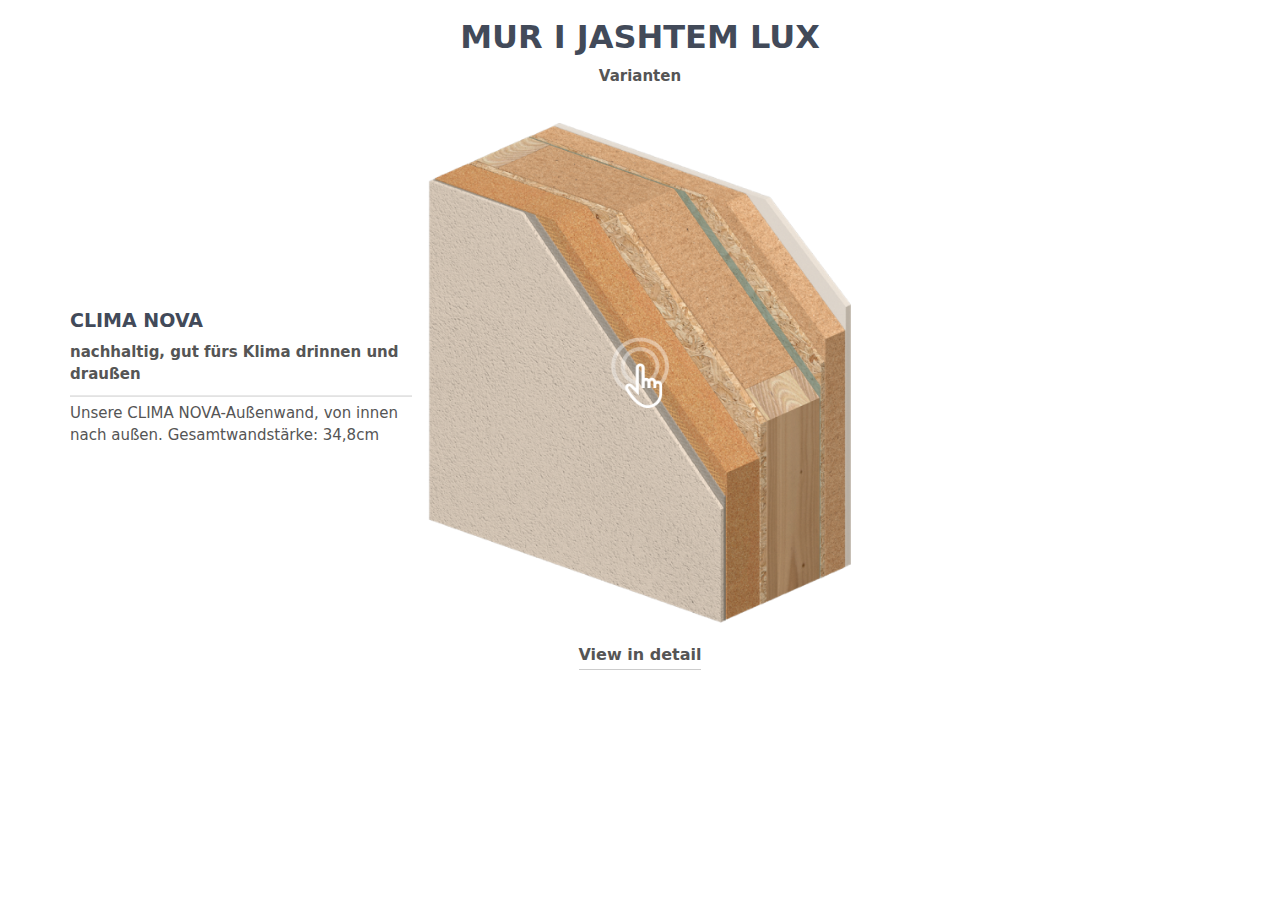
<file: index.html>
<!DOCTYPE html>
<html lang="en">
  <head>
    <meta charset="UTF-8" />
    <meta name="viewport" content="width=device-width, initial-scale=1.0" />
    <title>Document</title>
    <link
      rel="stylesheet"
      href="https://cdn.jsdelivr.net/npm/bootstrap@5.3.2/dist/css/bootstrap.min.css"
    />
    <link rel="stylesheet" href="./style.css" />
  </head>
  <body>
    <div class="container">
      <div class="tiles-info">
        <div class="title">MUR I JASHTEM LUX</div>
        <div class="subtitle">Varianten</div>
      </div>
      <div class="tiles-container">
        <div class="product-info">
          <div class="product-title">CLIMA NOVA</div>
          <div class="product-subtitle">
            nachhaltig, gut fürs Klima drinnen und draußen
          </div>
          <div class="divider"></div>
          <div class="product-desc">
            Unsere CLIMA NOVA-Außenwand, von innen nach außen. Gesamtwandstärke:
            34,8cm
          </div>
        </div>
        <div class="tiles">
          <div class="tile tile00"><img src="./img/click.png" alt="" /></div>
          <div class="tile tile01"><img src="./img/layer1.png" alt="" /></div>
          <div class="tile tile02"><img src="./img/layer2.png" alt="" /></div>
          <div class="tile tile03"><img src="./img/layer3.png" alt="" /></div>
          <div class="tile tile04"><img src="./img/layer4.png" alt="" /></div>
          <div class="tile tile05"><img src="./img/layer5.png" alt="" /></div>
          <div class="tile tile06"><img src="./img/layer6.png" alt="" /></div>
          <div class="tile tile07"><img src="./img/layer7.png" alt="" /></div>
          <div class="tile tile08"><img src="./img/layer8.png" alt="" /></div>
        </div>
        <div class="markers">
          <div
            class="marker marker01"
            data-bs-toggle="tooltip"
            data-bs-placement="top"
            data-bs-html="true"
            data-bs-title="
            <div class='marker-tooltip'>
              <div class='marker-tooltip-title'>CLIMA NOVA</div>
              <div class='marker-tooltip-subtitle'>nachhaltig, gut fürs Klima drinnen und draußen</div>
            </div>
            "
          >
            1
          </div>
          <div
            class="marker marker02"
            data-bs-toggle="tooltip"
            data-bs-placement="top"
            data-bs-html="true"
            data-bs-title="
          <div class='marker-tooltip'>
            <div class='marker-tooltip-title'>CLIMA NOVA</div>
            <div class='marker-tooltip-subtitle'>nachhaltig, gut fürs Klima drinnen und draußen</div>
          </div>
          "
          >
            2
          </div>
          <div
            class="marker marker03"
            data-bs-toggle="tooltip"
            data-bs-placement="top"
            data-bs-html="true"
            data-bs-title="
          <div class='marker-tooltip'>
            <div class='marker-tooltip-title'>CLIMA NOVA</div>
            <div class='marker-tooltip-subtitle'>nachhaltig, gut fürs Klima drinnen und draußen</div>
          </div>
          "
          >
            3
          </div>
          <div
            class="marker marker04"
            data-bs-toggle="tooltip"
            data-bs-placement="top"
            data-bs-html="true"
            data-bs-title="
          <div class='marker-tooltip'>
            <div class='marker-tooltip-title'>CLIMA NOVA</div>
            <div class='marker-tooltip-subtitle'>nachhaltig, gut fürs Klima drinnen und draußen</div>
          </div>
          "
          >
            4
          </div>
          <div
            class="marker marker05"
            data-bs-toggle="tooltip"
            data-bs-placement="top"
            data-bs-html="true"
            data-bs-title="
          <div class='marker-tooltip'>
            <div class='marker-tooltip-title'>CLIMA NOVA</div>
            <div class='marker-tooltip-subtitle'>nachhaltig, gut fürs Klima drinnen und draußen</div>
          </div>
          "
          >
            5
          </div>
          <div
            class="marker marker06"
            data-bs-toggle="tooltip"
            data-bs-placement="top"
            data-bs-html="true"
            data-bs-title="
          <div class='marker-tooltip'>
            <div class='marker-tooltip-title'>CLIMA NOVA</div>
            <div class='marker-tooltip-subtitle'>nachhaltig, gut fürs Klima drinnen und draußen</div>
          </div>
          "
          >
            6
          </div>
          <div
            class="marker marker07"
            data-bs-toggle="tooltip"
            data-bs-placement="top"
            data-bs-html="true"
            data-bs-title="
          <div class='marker-tooltip'>
            <div class='marker-tooltip-title'>CLIMA NOVA</div>
            <div class='marker-tooltip-subtitle'>nachhaltig, gut fürs Klima drinnen und draußen</div>
          </div>
          "
          >
            7
          </div>
          <div
            class="marker marker08"
            data-bs-toggle="tooltip"
            data-bs-placement="top"
            data-bs-html="true"
            data-bs-title="
          <div class='marker-tooltip'>
            <div class='marker-tooltip-title'>CLIMA NOVA</div>
            <div class='marker-tooltip-subtitle'>nachhaltig, gut fürs Klima drinnen und draußen</div>
          </div>
          "
          >
            8
          </div>
        </div>
      </div>

      <!-- dont delete -->
      <div class="product-info-mob"></div>
      <div class="btn-holder">
        <a class="detail" href="javascript:void(0)">View in detail</a>
      </div>
    </div>

    <script src="https://cdn.jsdelivr.net/npm/bootstrap@5.3.2/dist/js/bootstrap.bundle.min.js"></script>
    <script src="./script.js"></script>
  </body>
</html>
</file>
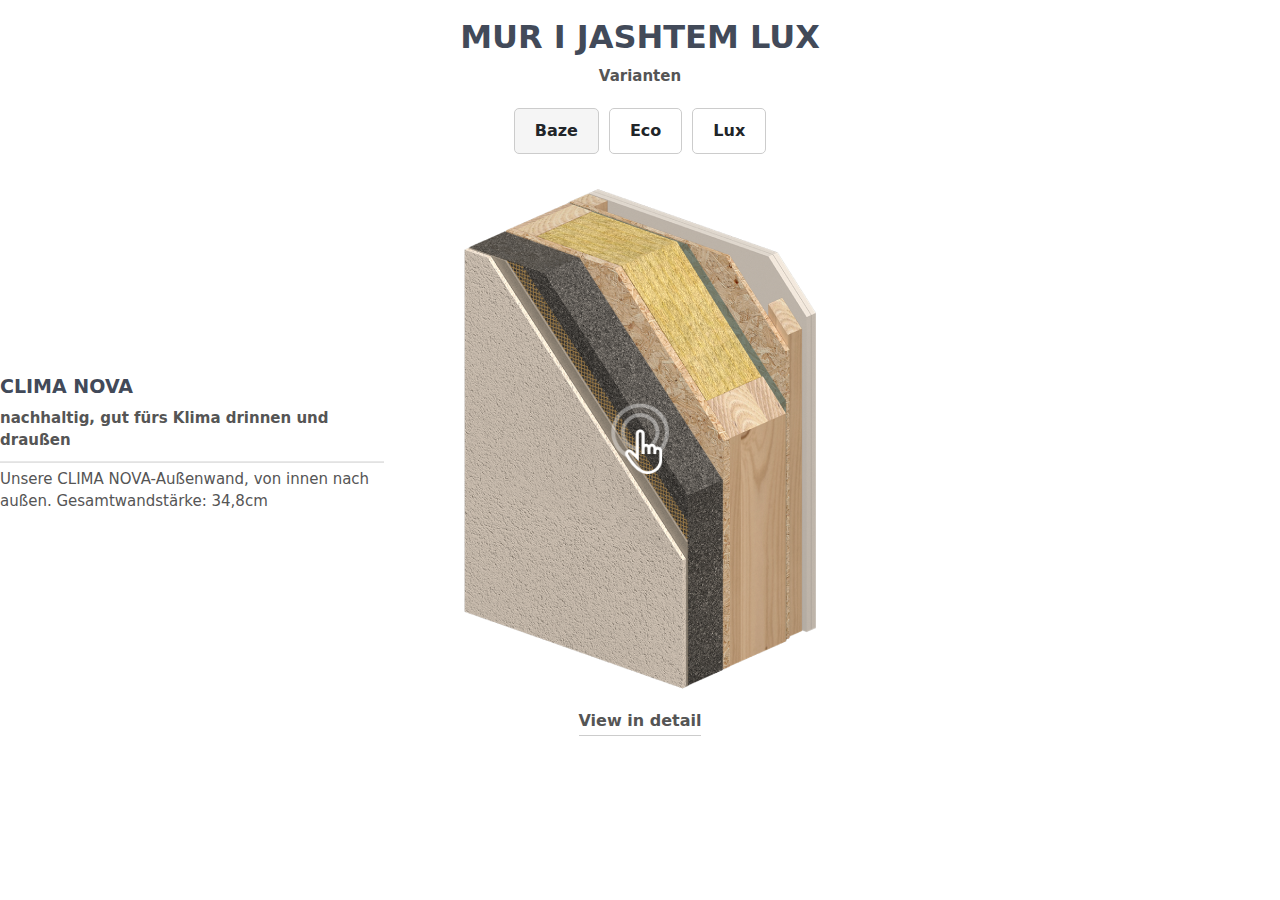
<file: bener/index.html>
<!DOCTYPE html>
<html lang="en">
  <head>
    <meta charset="UTF-8" />
    <meta name="viewport" content="width=device-width, initial-scale=1.0" />
    <title>Document</title>
    <link
      rel="stylesheet"
      href="https://cdn.jsdelivr.net/npm/bootstrap@5.3.2/dist/css/bootstrap.min.css"
    />
    <link rel="stylesheet" href="./style.css" />
  </head>
  <body>
    <div class="container">
      <div class="tiles-info">
        <div class="title">MUR I JASHTEM LUX</div>
        <div class="subtitle">Varianten</div>
        <div class="tabs mur-i-jashtem-tab">
          <div class="tab active">Baze</div>
          <div class="tab">Eco</div>
          <div class="tab">Lux</div>
        </div>
      </div>
    </div>
    <div class="tiles-container">
      <div class="product-info">
        <div class="product-title">CLIMA NOVA</div>
        <div class="product-subtitle">
          nachhaltig, gut fürs Klima drinnen und draußen
        </div>
        <div class="divider"></div>
        <div class="product-desc">
          Unsere CLIMA NOVA-Außenwand, von innen nach außen. Gesamtwandstärke:
          34,8cm
        </div>
      </div>
      <div class="tiles">
        <div class="tile tile00"><img src="./img/click.png" alt="" /></div>

        <div class="tile tile01" data-tab="Baze Eco Lux">
          <img src="./img/jashtem-baze/jashtem-baze1.png" alt="" />
        </div>

        <div class="tile tile02" data-tab="Baze">
          <img src="./img/jashtem-baze/jashtem-baze2.png" alt="" />
        </div>

        <div class="tile tile02 out" data-tab="Eco Lux">
          <img src="./img/jashtem-eco/jashtem-eco2.png" alt="" />
        </div>

        <div class="tile tile03" data-tab="Baze">
          <img src="./img/jashtem-baze/jashtem-baze3.png" alt="" />
        </div>

        <div class="tile tile03 out" data-tab="Eco">
          <img src="./img/jashtem-eco/jashtem-eco3.png" alt="" />
        </div>

        <div class="tile tile03 out" data-tab="Lux">
          <img src="./img/jashtem-lux/layer3.png" alt="" />
        </div>

        <div class="tile tile04" data-tab="Baze Eco">
          <img src="./img/jashtem-baze/jashtem-baze4.png" alt="" />
        </div>

        <div class="tile tile04 out" data-tab="Lux">
          <img src="./img/jashtem-lux/layer4.png" alt="" />
        </div>

        <div class="tile tile05" data-tab="Baze Eco">
          <img src="./img/jashtem-baze/jashtem-baze5.png" alt="" />
        </div>

        <div class="tile tile05 out" data-tab="Lux">
          <img src="./img/jashtem-lux/layer5.png" alt="" />
        </div>

        <div class="tile tile06" data-tab="Baze">
          <img src="./img/jashtem-baze/jashtem-baze6.png" alt="" />
        </div>

        <div class="tile tile06 out" data-tab="Eco">
          <img src="./img/jashtem-eco/jashtem-eco6.png" alt="" />
        </div>

        <div class="tile tile06 out" data-tab="Lux">
          <img src="./img/jashtem-lux/layer6.png" alt="" />
        </div>

        <div class="tile tile07 out" data-tab="Lux">
          <img src="./img/jashtem-lux/layer7.png" alt="" />
        </div>

        <div class="tile tile08 out" data-tab="Lux">
          <img src="./img/jashtem-lux/layer8.png" alt="" />
        </div>
      </div>
      <div class="markers markers-mur-i-jashtem-baze">
        <div
          class="marker marker01"
          data-tab="Baze Eco Lux"
          data-bs-toggle="tooltip"
          data-bs-placement="top"
          data-bs-html="true"
          data-bs-title="
            <div class='marker-tooltip'>
              <div class='marker-tooltip-title'>CLIMA NOVA</div>
              <div class='marker-tooltip-subtitle'>nachhaltig, gut fürs Klima drinnen und draußen</div>
            </div>
            "
        >
          1
        </div>
        <div
          class="marker marker02"
          data-tab="Baze"
          data-bs-toggle="tooltip"
          data-bs-placement="top"
          data-bs-html="true"
          data-bs-title="
          <div class='marker-tooltip'>
            <div class='marker-tooltip-title'>CLIMA NOVA</div>
            <div class='marker-tooltip-subtitle'>nachhaltig, gut fürs Klima drinnen und draußen</div>
          </div>
          "
        >
          2
        </div>
        <div
          class="marker marker02 out"
          data-tab="Eco Lux"
          data-bs-toggle="tooltip"
          data-bs-placement="top"
          data-bs-html="true"
          data-bs-title="
        <div class='marker-tooltip'>
          <div class='marker-tooltip-title'>CLIMA NOVA</div>
          <div class='marker-tooltip-subtitle'>nachhaltig, gut fürs Klima drinnen und draußen</div>
        </div>
        "
        >
          2
        </div>
        <div
          class="marker marker03"
          data-tab="Baze"
          data-bs-toggle="tooltip"
          data-bs-placement="top"
          data-bs-html="true"
          data-bs-title="
          <div class='marker-tooltip'>
            <div class='marker-tooltip-title'>CLIMA NOVA</div>
            <div class='marker-tooltip-subtitle'>nachhaltig, gut fürs Klima drinnen und draußen</div>
          </div>
          "
        >
          3
        </div>
        <div
          class="marker marker03 out"
          data-tab="Eco"
          data-bs-toggle="tooltip"
          data-bs-placement="top"
          data-bs-html="true"
          data-bs-title="
        <div class='marker-tooltip'>
          <div class='marker-tooltip-title'>CLIMA NOVA</div>
          <div class='marker-tooltip-subtitle'>nachhaltig, gut fürs Klima drinnen und draußen</div>
        </div>
        "
        >
          3
        </div>
        <div
          class="marker marker03 out"
          data-tab="Lux"
          data-bs-toggle="tooltip"
          data-bs-placement="top"
          data-bs-html="true"
          data-bs-title="
      <div class='marker-tooltip'>
        <div class='marker-tooltip-title'>CLIMA NOVA</div>
        <div class='marker-tooltip-subtitle'>nachhaltig, gut fürs Klima drinnen und draußen</div>
      </div>
      "
        >
          3
        </div>
        <div
          class="marker marker04"
          data-tab="Baze Eco"
          data-bs-toggle="tooltip"
          data-bs-placement="top"
          data-bs-html="true"
          data-bs-title="
          <div class='marker-tooltip'>
            <div class='marker-tooltip-title'>CLIMA NOVA</div>
            <div class='marker-tooltip-subtitle'>nachhaltig, gut fürs Klima drinnen und draußen</div>
          </div>
          "
        >
          4
        </div>
        <div
          class="marker marker04 out"
          data-tab="Lux"
          data-bs-toggle="tooltip"
          data-bs-placement="top"
          data-bs-html="true"
          data-bs-title="
        <div class='marker-tooltip'>
          <div class='marker-tooltip-title'>CLIMA NOVA</div>
          <div class='marker-tooltip-subtitle'>nachhaltig, gut fürs Klima drinnen und draußen</div>
        </div>
        "
        >
          4
        </div>
        <div
          class="marker marker05"
          data-tab="Baze Eco"
          data-bs-toggle="tooltip"
          data-bs-placement="top"
          data-bs-html="true"
          data-bs-title="
          <div class='marker-tooltip'>
            <div class='marker-tooltip-title'>CLIMA NOVA</div>
            <div class='marker-tooltip-subtitle'>nachhaltig, gut fürs Klima drinnen und draußen</div>
          </div>
          "
        >
          5
        </div>
        <div
          class="marker marker05 out"
          data-tab="Lux"
          data-bs-toggle="tooltip"
          data-bs-placement="top"
          data-bs-html="true"
          data-bs-title="
        <div class='marker-tooltip'>
          <div class='marker-tooltip-title'>CLIMA NOVA</div>
          <div class='marker-tooltip-subtitle'>nachhaltig, gut fürs Klima drinnen und draußen</div>
        </div>
        "
        >
          5
        </div>
        <div
          class="marker marker06"
          data-tab="Baze"
          data-bs-toggle="tooltip"
          data-bs-placement="top"
          data-bs-html="true"
          data-bs-title="
          <div class='marker-tooltip'>
            <div class='marker-tooltip-title'>CLIMA NOVA</div>
            <div class='marker-tooltip-subtitle'>nachhaltig, gut fürs Klima drinnen und draußen</div>
          </div>
          "
        >
          6
        </div>
        <div
          class="marker marker06 out"
          data-tab="Eco"
          data-bs-toggle="tooltip"
          data-bs-placement="top"
          data-bs-html="true"
          data-bs-title="
        <div class='marker-tooltip'>
          <div class='marker-tooltip-title'>CLIMA NOVA</div>
          <div class='marker-tooltip-subtitle'>nachhaltig, gut fürs Klima drinnen und draußen</div>
        </div>
        "
        >
          6
        </div>
        <div
          class="marker marker06 out"
          data-tab="Lux"
          data-bs-toggle="tooltip"
          data-bs-placement="top"
          data-bs-html="true"
          data-bs-title="
      <div class='marker-tooltip'>
        <div class='marker-tooltip-title'>CLIMA NOVA</div>
        <div class='marker-tooltip-subtitle'>nachhaltig, gut fürs Klima drinnen und draußen</div>
      </div>
      "
        >
          6
        </div>
        <div
          class="marker marker07 out"
          data-tab="Lux"
          data-bs-toggle="tooltip"
          data-bs-placement="top"
          data-bs-html="true"
          data-bs-title="
          <div class='marker-tooltip'>
            <div class='marker-tooltip-title'>CLIMA NOVA</div>
            <div class='marker-tooltip-subtitle'>nachhaltig, gut fürs Klima drinnen und draußen</div>
          </div>
          "
        >
          7
        </div>
        <div
          class="marker marker08 out"
          data-tab="Lux"
          data-bs-toggle="tooltip"
          data-bs-placement="top"
          data-bs-html="true"
          data-bs-title="
          <div class='marker-tooltip'>
            <div class='marker-tooltip-title'>CLIMA NOVA</div>
            <div class='marker-tooltip-subtitle'>nachhaltig, gut fürs Klima drinnen und draußen</div>
          </div>
          "
        >
          8
        </div>
      </div>
    </div>

    <!-- dont delete -->
    <div class="product-info-mob"></div>
    <div class="btn-holder">
      <a class="detail" href="javascript:void(0)">View in detail</a>
    </div>

    <script src="https://cdn.jsdelivr.net/npm/bootstrap@5.3.2/dist/js/bootstrap.bundle.min.js"></script>
    <script src="./script.js"></script>
  </body>
</html>
</file>
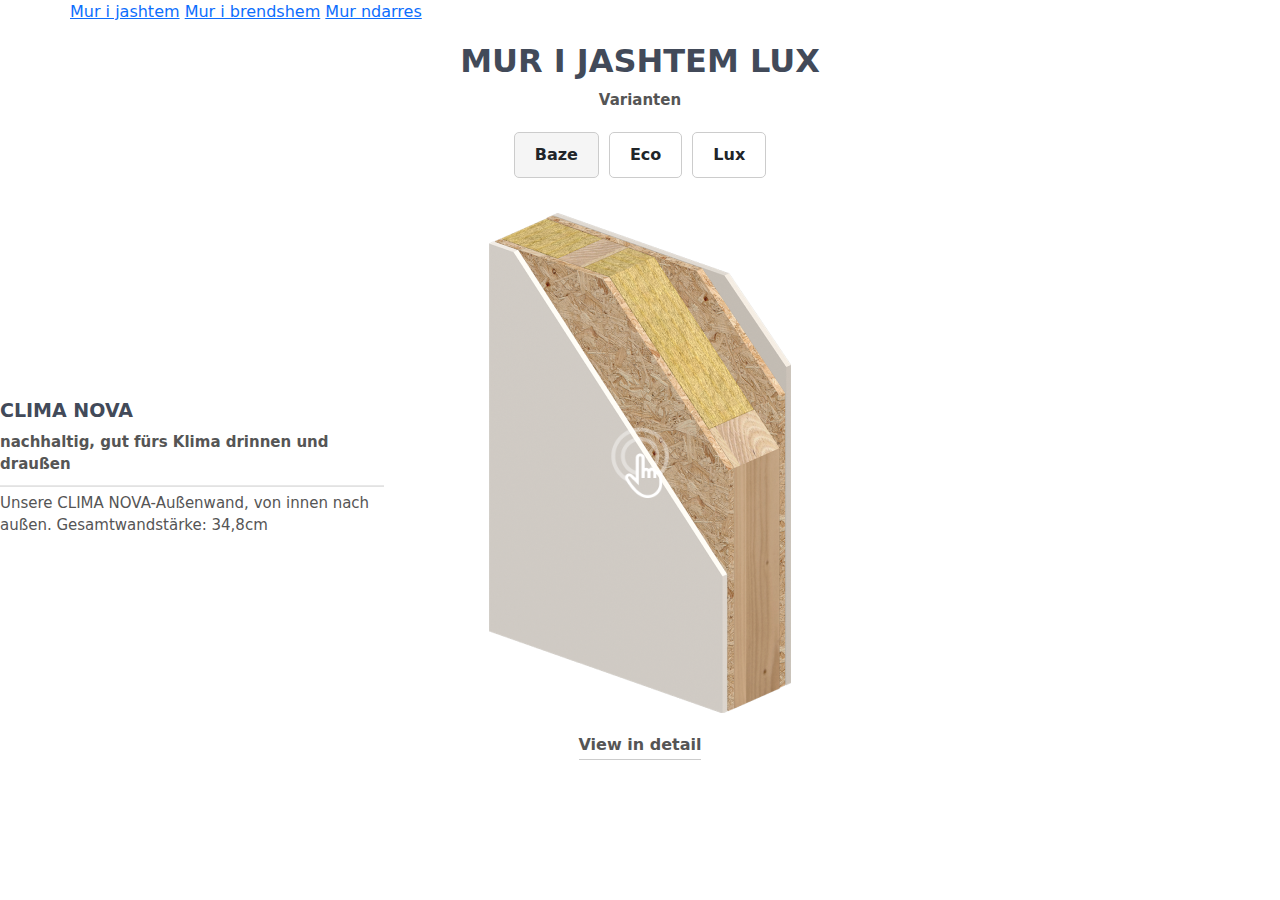
<file: brendshem.html>
<!DOCTYPE html>
<html lang="en">
  <head>
    <meta charset="UTF-8" />
    <meta name="viewport" content="width=device-width, initial-scale=1.0" />
    <title>Document</title>
    <link
      rel="stylesheet"
      href="https://cdn.jsdelivr.net/npm/bootstrap@5.3.2/dist/css/bootstrap.min.css"
    />
    <link rel="stylesheet" href="./style.css" />
  </head>
  <body>
    <div class="container">
      <a href="./index.html">Mur i jashtem</a>
      <a href="./brendshem.html">Mur i brendshem</a>
      <a href="./ndares.html">Mur ndarres</a>
    </div>
    <div class="container">
      <div class="tiles-info">
        <div class="title">MUR I JASHTEM LUX</div>
        <div class="subtitle">Varianten</div>
        <div class="tabs mur-i-jashtem-tab">
          <div class="tab active">Baze</div>
          <div class="tab">Eco</div>
          <div class="tab">Lux</div>
        </div>
      </div>
    </div>
    <div class="tiles-container">
      <div class="product-info">
        <div class="product-title">CLIMA NOVA</div>
        <div class="product-subtitle">
          nachhaltig, gut fürs Klima drinnen und draußen
        </div>
        <div class="divider"></div>
        <div class="product-desc">
          Unsere CLIMA NOVA-Außenwand, von innen nach außen. Gesamtwandstärke:
          34,8cm
        </div>
      </div>
      <div class="tiles">
        <div class="tile tile00"><img src="./img/click.png" alt="" /></div>

        <div class="tile tile01" data-tab="Baze">
          <img src="./img/brendshem-baze/brendshem-baze1.png" alt="" />
        </div>

        <div class="tile tile01 out" data-tab="Eco Lux">
          <img src="./img/brendshem-eco/brendshem-eco1.png" alt="" />
        </div>

        <div class="tile tile02" data-tab="Baze Eco Lux">
          <img src="./img/brendshem-baze/brendshem-baze2.png" alt="" />
        </div>

        <div class="tile tile03" data-tab="Baze">
          <img src="./img/brendshem-baze/brendshem-baze3.png" alt="" />
        </div>

        <div class="tile tile03 out" data-tab="Eco Lux">
          <img src="./img/brendshem-eco/brendshem-eco3.png" alt="" />
        </div>

        <div class="tile tile04" data-tab="Baze Eco Lux">
          <img src="./img/brendshem-baze/brendshem-baze4.png" alt="" />
        </div>

        <div class="tile tile05" data-tab="Baze Eco Lux">
          <img src="./img/brendshem-baze/brendshem-baze5.png" alt="" />
        </div>
      </div>
      <div class="markers markers-mur-i-jashtem-baze">
        <div
          class="marker marker01"
          data-tab="Baze"
          data-bs-toggle="tooltip"
          data-bs-placement="top"
          data-bs-html="true"
          data-bs-title="
            <div class='marker-tooltip'>
              <div class='marker-tooltip-title'>CLIMA NOVA</div>
              <div class='marker-tooltip-subtitle'>nachhaltig, gut fürs Klima drinnen und draußen</div>
            </div>
            "
        >
          1
        </div>
        <div
          class="marker marker01 out"
          data-tab="Eco"
          data-bs-toggle="tooltip"
          data-bs-placement="top"
          data-bs-html="true"
          data-bs-title="
          <div class='marker-tooltip'>
            <div class='marker-tooltip-title'>CLIMA NOVA</div>
            <div class='marker-tooltip-subtitle'>nachhaltig, gut fürs Klima drinnen und draußen</div>
          </div>
          "
        >
          1
        </div>
        <div
          class="marker marker01 out"
          data-tab="Lux"
          data-bs-toggle="tooltip"
          data-bs-placement="top"
          data-bs-html="true"
          data-bs-title="
        <div class='marker-tooltip'>
          <div class='marker-tooltip-title'>CLIMA NOVA</div>
          <div class='marker-tooltip-subtitle'>nachhaltig, gut fürs Klima drinnen und draußen</div>
        </div>
        "
        >
          1
        </div>

        <div
          class="marker marker02"
          data-tab="Baze"
          data-bs-toggle="tooltip"
          data-bs-placement="top"
          data-bs-html="true"
          data-bs-title="
          <div class='marker-tooltip'>
            <div class='marker-tooltip-title'>CLIMA NOVA</div>
            <div class='marker-tooltip-subtitle'>nachhaltig, gut fürs Klima drinnen und draußen</div>
          </div>
          "
        >
          2
        </div>
        <div
          class="marker marker02 out"
          data-tab="Eco"
          data-bs-toggle="tooltip"
          data-bs-placement="top"
          data-bs-html="true"
          data-bs-title="
        <div class='marker-tooltip'>
          <div class='marker-tooltip-title'>CLIMA NOVA</div>
          <div class='marker-tooltip-subtitle'>nachhaltig, gut fürs Klima drinnen und draußen</div>
        </div>
        "
        >
          2
        </div>
        <div
          class="marker marker02 out"
          data-tab="Lux"
          data-bs-toggle="tooltip"
          data-bs-placement="top"
          data-bs-html="true"
          data-bs-title="
      <div class='marker-tooltip'>
        <div class='marker-tooltip-title'>CLIMA NOVA</div>
        <div class='marker-tooltip-subtitle'>nachhaltig, gut fürs Klima drinnen und draußen</div>
      </div>
      "
        >
          2
        </div>

        <div
          class="marker marker03"
          data-tab="Baze"
          data-bs-toggle="tooltip"
          data-bs-placement="top"
          data-bs-html="true"
          data-bs-title="
            <div class='marker-tooltip'>
              <div class='marker-tooltip-title'>CLIMA NOVA</div>
              <div class='marker-tooltip-subtitle'>nachhaltig, gut fürs Klima drinnen und draußen</div>
            </div>
            "
        >
          3
        </div>
        <div
          class="marker marker03 out"
          data-tab="Eco"
          data-bs-toggle="tooltip"
          data-bs-placement="top"
          data-bs-html="true"
          data-bs-title="
          <div class='marker-tooltip'>
            <div class='marker-tooltip-title'>CLIMA NOVA</div>
            <div class='marker-tooltip-subtitle'>nachhaltig, gut fürs Klima drinnen und draußen</div>
          </div>
          "
        >
          3
        </div>
        <div
          class="marker marker03 out"
          data-tab="Lux"
          data-bs-toggle="tooltip"
          data-bs-placement="top"
          data-bs-html="true"
          data-bs-title="
        <div class='marker-tooltip'>
          <div class='marker-tooltip-title'>CLIMA NOVA</div>
          <div class='marker-tooltip-subtitle'>nachhaltig, gut fürs Klima drinnen und draußen</div>
        </div>
        "
        >
          3
        </div>

        <div
          class="marker marker04"
          data-tab="Baze"
          data-bs-toggle="tooltip"
          data-bs-placement="top"
          data-bs-html="true"
          data-bs-title="
          <div class='marker-tooltip'>
            <div class='marker-tooltip-title'>CLIMA NOVA</div>
            <div class='marker-tooltip-subtitle'>nachhaltig, gut fürs Klima drinnen und draußen</div>
          </div>
          "
        >
          4
        </div>
        <div
          class="marker marker04 out"
          data-tab="Eco"
          data-bs-toggle="tooltip"
          data-bs-placement="top"
          data-bs-html="true"
          data-bs-title="
        <div class='marker-tooltip'>
          <div class='marker-tooltip-title'>CLIMA NOVA</div>
          <div class='marker-tooltip-subtitle'>nachhaltig, gut fürs Klima drinnen und draußen</div>
        </div>
        "
        >
          4
        </div>
        <div
          class="marker marker04 out"
          data-tab="Lux"
          data-bs-toggle="tooltip"
          data-bs-placement="top"
          data-bs-html="true"
          data-bs-title="
      <div class='marker-tooltip'>
        <div class='marker-tooltip-title'>CLIMA NOVA</div>
        <div class='marker-tooltip-subtitle'>nachhaltig, gut fürs Klima drinnen und draußen</div>
      </div>
      "
        >
          4
        </div>

        <div
          class="marker marker05"
          data-tab="Baze"
          data-bs-toggle="tooltip"
          data-bs-placement="top"
          data-bs-html="true"
          data-bs-title="
        <div class='marker-tooltip'>
          <div class='marker-tooltip-title'>CLIMA NOVA</div>
          <div class='marker-tooltip-subtitle'>nachhaltig, gut fürs Klima drinnen und draußen</div>
        </div>
        "
        >
          5
        </div>
        <div
          class="marker marker05 out"
          data-tab="Eco"
          data-bs-toggle="tooltip"
          data-bs-placement="top"
          data-bs-html="true"
          data-bs-title="
      <div class='marker-tooltip'>
        <div class='marker-tooltip-title'>CLIMA NOVA</div>
        <div class='marker-tooltip-subtitle'>nachhaltig, gut fürs Klima drinnen und draußen</div>
      </div>
      "
        >
          5
        </div>
        <div
          class="marker marker05 out"
          data-tab="Lux"
          data-bs-toggle="tooltip"
          data-bs-placement="top"
          data-bs-html="true"
          data-bs-title="
    <div class='marker-tooltip'>
      <div class='marker-tooltip-title'>CLIMA NOVA</div>
      <div class='marker-tooltip-subtitle'>nachhaltig, gut fürs Klima drinnen und draußen</div>
    </div>
    "
        >
          5
        </div>
      </div>
    </div>

    <!-- dont delete -->
    <div class="product-info-mob"></div>
    <div class="btn-holder">
      <a class="detail" href="javascript:void(0)">View in detail</a>
    </div>

    <script src="https://cdn.jsdelivr.net/npm/bootstrap@5.3.2/dist/js/bootstrap.bundle.min.js"></script>
    <script src="./script.js"></script>
  </body>
</html>
</file>
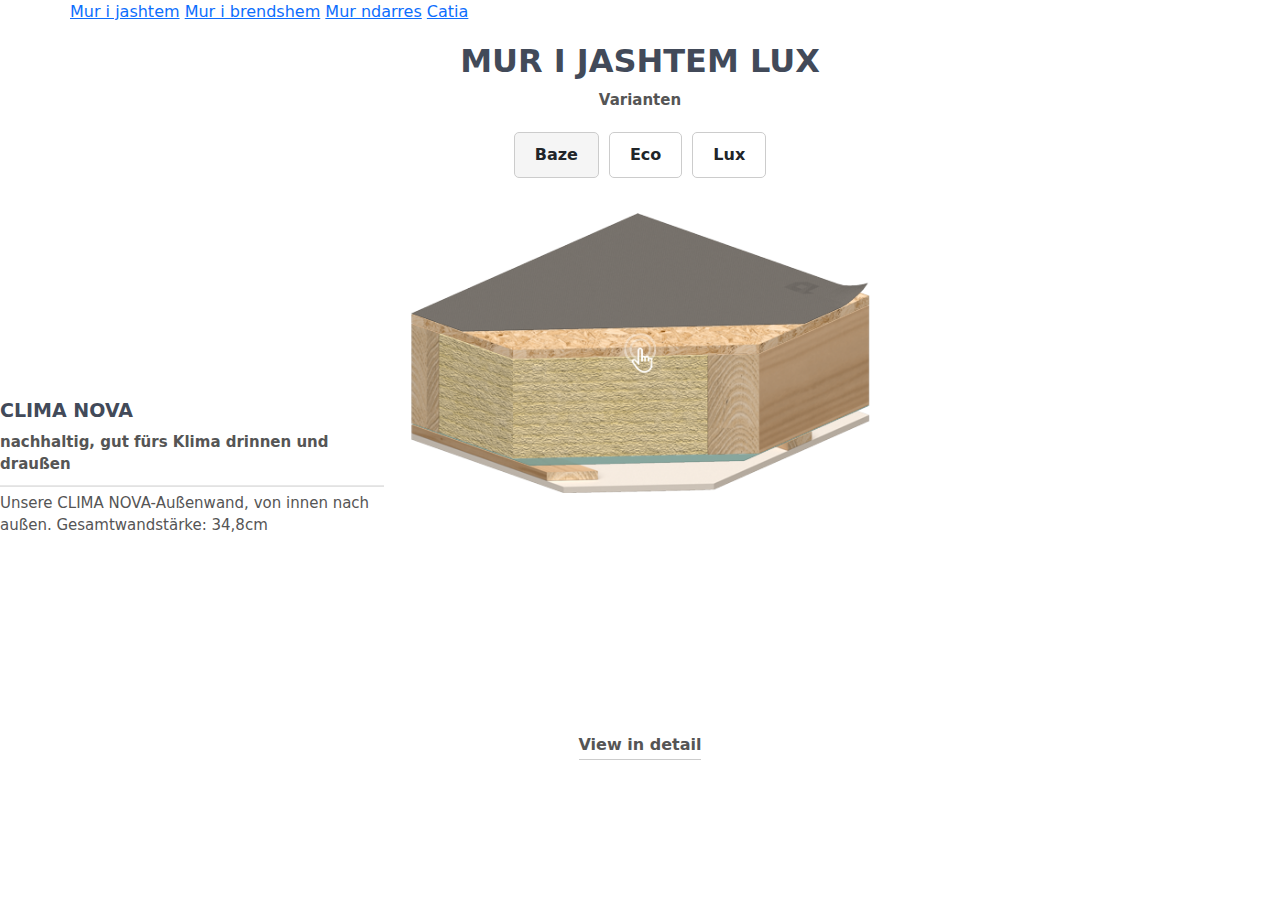
<file: catia.html>
<!DOCTYPE html>
<html lang="en">
  <head>
    <meta charset="UTF-8" />
    <meta name="viewport" content="width=device-width, initial-scale=1.0" />
    <title>Document</title>
    <link
      rel="stylesheet"
      href="https://cdn.jsdelivr.net/npm/bootstrap@5.3.2/dist/css/bootstrap.min.css"
    />
    <link rel="stylesheet" href="./style.css" />
  </head>
  <body>
    <div class="container">
      <a href="./index.html">Mur i jashtem</a>
      <a href="./brendshem.html">Mur i brendshem</a>
      <a href="./ndares.html">Mur ndarres</a>
      <a href="./catia.html">Catia</a>
    </div>
    <div class="container">
      <div class="tiles-info">
        <div class="title">MUR I JASHTEM LUX</div>
        <div class="subtitle">Varianten</div>
        <div class="tabs mur-i-jashtem-tab">
          <div class="tab active">Baze</div>
          <div class="tab">Eco</div>
          <div class="tab">Lux</div>
        </div>
      </div>
    </div>
    <div class="tiles-container">
      <div class="product-info">
        <div class="product-title">CLIMA NOVA</div>
        <div class="product-subtitle">
          nachhaltig, gut fürs Klima drinnen und draußen
        </div>
        <div class="divider"></div>
        <div class="product-desc">
          Unsere CLIMA NOVA-Außenwand, von innen nach außen. Gesamtwandstärke:
          34,8cm
        </div>
      </div>
      <div class="tiles">
        <div class="tile catia tile00">
          <img src="./img/click.png" alt="" />
        </div>

        <div class="tile catia tile01" data-tab="Baze Eco Lux">
          <img src="./img/catia-baze/1.png" alt="" />
        </div>

        <div class="tile catia tile02" data-tab="Baze Eco">
          <img src="./img/catia-baze/2.png" alt="" />
        </div>

        <div class="tile catia tile02 out" data-tab="Lux">
          <img src="./img/catia-lux/2.png" alt="" />
        </div>

        <div class="tile catia tile03" data-tab="Baze Eco Lux">
          <img src="./img/catia-baze/3.png" alt="" />
        </div>

        <div class="tile catia tile04" data-tab="Baze">
          <img src="./img/catia-baze/4.png" alt="" />
        </div>

        <div class="tile catia tile04 out" data-tab="Eco Lux">
          <img src="./img/catia-eco/4.png" alt="" />
        </div>

        <div class="tile catia tile05" data-tab="Baze Eco Lux">
          <img src="./img/catia-baze/5.png" alt="" />
        </div>

        <div class="tile catia tile06" data-tab="Baze">
          <img src="./img/catia-baze/6.png" alt="" />
        </div>

        <div class="tile catia tile06 out" data-tab="Eco Lux">
          <img src="./img/catia-eco/6.png" alt="" />
        </div>

        <div class="tile catia tile07 out" data-tab="Eco">
          <img src="./img/catia-eco/7.png" alt="" />
        </div>

        <div class="tile catia tile07 out" data-tab="Lux">
          <img src="./img/catia-lux/7.png" alt="" />
        </div>
      </div>
      <div class="markers markers-mur-i-jashtem-baze">
        <div
          class="marker marker01"
          data-tab="Baze Eco Lux"
          data-bs-toggle="tooltip"
          data-bs-placement="top"
          data-bs-html="true"
          data-bs-title="
            <div class='marker-tooltip'>
              <div class='marker-tooltip-title'>CLIMA NOVA</div>
              <div class='marker-tooltip-subtitle'>nachhaltig, gut fürs Klima drinnen und draußen</div>
            </div>
            "
        >
          1
        </div>
        <div
          class="marker marker02"
          data-tab="Baze"
          data-bs-toggle="tooltip"
          data-bs-placement="top"
          data-bs-html="true"
          data-bs-title="
          <div class='marker-tooltip'>
            <div class='marker-tooltip-title'>CLIMA NOVA</div>
            <div class='marker-tooltip-subtitle'>nachhaltig, gut fürs Klima drinnen und draußen</div>
          </div>
          "
        >
          2
        </div>
        <div
          class="marker marker02 out"
          data-tab="Eco Lux"
          data-bs-toggle="tooltip"
          data-bs-placement="top"
          data-bs-html="true"
          data-bs-title="
        <div class='marker-tooltip'>
          <div class='marker-tooltip-title'>CLIMA NOVA</div>
          <div class='marker-tooltip-subtitle'>nachhaltig, gut fürs Klima drinnen und draußen</div>
        </div>
        "
        >
          2
        </div>
        <div
          class="marker marker03"
          data-tab="Baze"
          data-bs-toggle="tooltip"
          data-bs-placement="top"
          data-bs-html="true"
          data-bs-title="
          <div class='marker-tooltip'>
            <div class='marker-tooltip-title'>CLIMA NOVA</div>
            <div class='marker-tooltip-subtitle'>nachhaltig, gut fürs Klima drinnen und draußen</div>
          </div>
          "
        >
          3
        </div>
        <div
          class="marker marker03 out"
          data-tab="Eco"
          data-bs-toggle="tooltip"
          data-bs-placement="top"
          data-bs-html="true"
          data-bs-title="
        <div class='marker-tooltip'>
          <div class='marker-tooltip-title'>CLIMA NOVA</div>
          <div class='marker-tooltip-subtitle'>nachhaltig, gut fürs Klima drinnen und draußen</div>
        </div>
        "
        >
          3
        </div>
        <div
          class="marker marker03 out"
          data-tab="Lux"
          data-bs-toggle="tooltip"
          data-bs-placement="top"
          data-bs-html="true"
          data-bs-title="
      <div class='marker-tooltip'>
        <div class='marker-tooltip-title'>CLIMA NOVA</div>
        <div class='marker-tooltip-subtitle'>nachhaltig, gut fürs Klima drinnen und draußen</div>
      </div>
      "
        >
          3
        </div>
        <div
          class="marker marker04"
          data-tab="Baze Eco"
          data-bs-toggle="tooltip"
          data-bs-placement="top"
          data-bs-html="true"
          data-bs-title="
          <div class='marker-tooltip'>
            <div class='marker-tooltip-title'>CLIMA NOVA</div>
            <div class='marker-tooltip-subtitle'>nachhaltig, gut fürs Klima drinnen und draußen</div>
          </div>
          "
        >
          4
        </div>
        <div
          class="marker marker04 out"
          data-tab="Lux"
          data-bs-toggle="tooltip"
          data-bs-placement="top"
          data-bs-html="true"
          data-bs-title="
        <div class='marker-tooltip'>
          <div class='marker-tooltip-title'>CLIMA NOVA</div>
          <div class='marker-tooltip-subtitle'>nachhaltig, gut fürs Klima drinnen und draußen</div>
        </div>
        "
        >
          4
        </div>
        <div
          class="marker marker05"
          data-tab="Baze Eco"
          data-bs-toggle="tooltip"
          data-bs-placement="top"
          data-bs-html="true"
          data-bs-title="
          <div class='marker-tooltip'>
            <div class='marker-tooltip-title'>CLIMA NOVA</div>
            <div class='marker-tooltip-subtitle'>nachhaltig, gut fürs Klima drinnen und draußen</div>
          </div>
          "
        >
          5
        </div>
        <div
          class="marker marker05 out"
          data-tab="Lux"
          data-bs-toggle="tooltip"
          data-bs-placement="top"
          data-bs-html="true"
          data-bs-title="
        <div class='marker-tooltip'>
          <div class='marker-tooltip-title'>CLIMA NOVA</div>
          <div class='marker-tooltip-subtitle'>nachhaltig, gut fürs Klima drinnen und draußen</div>
        </div>
        "
        >
          5
        </div>
        <div
          class="marker marker06"
          data-tab="Baze"
          data-bs-toggle="tooltip"
          data-bs-placement="top"
          data-bs-html="true"
          data-bs-title="
          <div class='marker-tooltip'>
            <div class='marker-tooltip-title'>CLIMA NOVA</div>
            <div class='marker-tooltip-subtitle'>nachhaltig, gut fürs Klima drinnen und draußen</div>
          </div>
          "
        >
          6
        </div>
        <div
          class="marker marker06 out"
          data-tab="Eco"
          data-bs-toggle="tooltip"
          data-bs-placement="top"
          data-bs-html="true"
          data-bs-title="
        <div class='marker-tooltip'>
          <div class='marker-tooltip-title'>CLIMA NOVA</div>
          <div class='marker-tooltip-subtitle'>nachhaltig, gut fürs Klima drinnen und draußen</div>
        </div>
        "
        >
          6
        </div>
        <div
          class="marker marker06 out"
          data-tab="Lux"
          data-bs-toggle="tooltip"
          data-bs-placement="top"
          data-bs-html="true"
          data-bs-title="
      <div class='marker-tooltip'>
        <div class='marker-tooltip-title'>CLIMA NOVA</div>
        <div class='marker-tooltip-subtitle'>nachhaltig, gut fürs Klima drinnen und draußen</div>
      </div>
      "
        >
          6
        </div>
        <div
          class="marker marker07 out"
          data-tab="Lux"
          data-bs-toggle="tooltip"
          data-bs-placement="top"
          data-bs-html="true"
          data-bs-title="
          <div class='marker-tooltip'>
            <div class='marker-tooltip-title'>CLIMA NOVA</div>
            <div class='marker-tooltip-subtitle'>nachhaltig, gut fürs Klima drinnen und draußen</div>
          </div>
          "
        >
          7
        </div>
        <div
          class="marker marker08 out"
          data-tab="Lux"
          data-bs-toggle="tooltip"
          data-bs-placement="top"
          data-bs-html="true"
          data-bs-title="
          <div class='marker-tooltip'>
            <div class='marker-tooltip-title'>CLIMA NOVA</div>
            <div class='marker-tooltip-subtitle'>nachhaltig, gut fürs Klima drinnen und draußen</div>
          </div>
          "
        >
          8
        </div>
      </div>
    </div>

    <!-- dont delete -->
    <div class="product-info-mob"></div>
    <div class="btn-holder">
      <a class="detail" href="javascript:void(0)">View in detail</a>
    </div>

    <script src="https://cdn.jsdelivr.net/npm/bootstrap@5.3.2/dist/js/bootstrap.bundle.min.js"></script>
    <script src="./script.js"></script>
  </body>
</html>
</file>
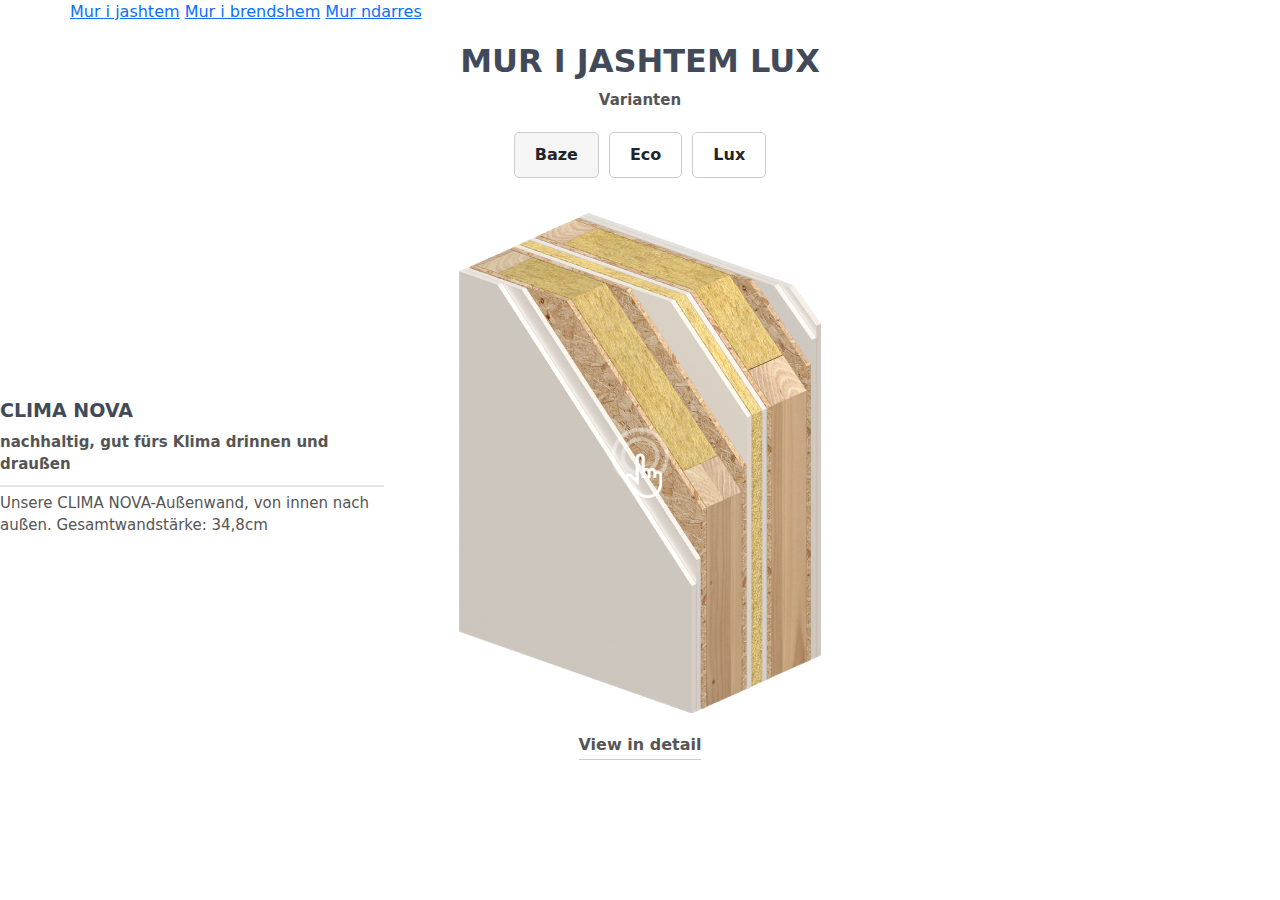
<file: ndares.html>
<!DOCTYPE html>
<html lang="en">
  <head>
    <meta charset="UTF-8" />
    <meta name="viewport" content="width=device-width, initial-scale=1.0" />
    <title>Document</title>
    <link
      rel="stylesheet"
      href="https://cdn.jsdelivr.net/npm/bootstrap@5.3.2/dist/css/bootstrap.min.css"
    />
    <link rel="stylesheet" href="./style.css" />
  </head>
  <body>
    <div class="container">
      <a href="./index.html">Mur i jashtem</a>
      <a href="./brendshem.html">Mur i brendshem</a>
      <a href="./ndares.html">Mur ndarres</a>
    </div>
    <div class="container">
      <div class="tiles-info">
        <div class="title">MUR I JASHTEM LUX</div>
        <div class="subtitle">Varianten</div>
        <div class="tabs mur-i-jashtem-tab">
          <div class="tab active">Baze</div>
          <div class="tab">Eco</div>
          <div class="tab">Lux</div>
        </div>
      </div>
    </div>
    <div class="tiles-container">
      <div class="product-info">
        <div class="product-title">CLIMA NOVA</div>
        <div class="product-subtitle">
          nachhaltig, gut fürs Klima drinnen und draußen
        </div>
        <div class="divider"></div>
        <div class="product-desc">
          Unsere CLIMA NOVA-Außenwand, von innen nach außen. Gesamtwandstärke:
          34,8cm
        </div>
      </div>
      <div class="tiles">
        <div class="tile ndares tile00">
          <img src="./img/click.png" alt="" />
        </div>

        <div class="tile ndares tile01" data-tab="Baze Eco Lux">
          <img src="./img/ndares-baze/ndares-baze1.png" alt="" />
        </div>

        <div class="tile ndares tile02" data-tab="Baze Eco Lux">
          <img src="./img/ndares-baze/ndares-baze2.png" alt="" />
        </div>

        <div class="tile ndares tile03" data-tab="Baze">
          <img src="./img/ndares-baze/ndares-baze3.png" alt="" />
        </div>

        <div class="tile ndares tile03 out" data-tab="Eco Lux">
          <img src="./img/ndares-eco/ndares-eco3.png" alt="" />
        </div>

        <div class="tile ndares tile04" data-tab="Baze Eco Lux">
          <img src="./img/ndares-baze/ndares-baze4.png" alt="" />
        </div>

        <div class="tile ndares tile05" data-tab="Baze Eco Lux">
          <img src="./img/ndares-baze/ndares-baze5.png" alt="" />
        </div>

        <div class="tile ndares tile06" data-tab="Baze">
          <img src="./img/ndares-baze/ndares-baze6.png" alt="" />
        </div>

        <div class="tile ndares tile06 out" data-tab="Eco Lux">
          <img src="./img/ndares-eco/ndares-eco6.png" alt="" />
        </div>

        <div class="tile ndares tile07" data-tab="Baze Eco Lux">
          <img src="./img/ndares-baze/ndares-baze7.png" alt="" />
        </div>

        <div class="tile ndares tile08" data-tab="Baze Eco Lux">
          <img src="./img/ndares-baze/ndares-baze8.png" alt="" />
        </div>

        <div class="tile ndares tile09" data-tab="Baze">
          <img src="./img/ndares-baze/ndares-baze9.png" alt="" />
        </div>

        <div class="tile ndares tile09 out" data-tab="Eco Lux">
          <img src="./img/ndares-baze/ndares-baze9.png" alt="" />
        </div>

        <div class="tile ndares tile10" data-tab="Baze Eco Lux">
          <img src="./img/ndares-baze/ndares-baze10.png" alt="" />
        </div>

        <div class="tile ndares tile11" data-tab="Baze">
          <img src="./img/ndares-baze/ndares-baze11.png" alt="" />
        </div>

        <div class="tile ndares tile11 out" data-tab="Eco Lux">
          <img src="./img/ndares-baze/ndares-baze11.png" alt="" />
        </div>
      </div>
      <div class="markers markers-mur-i-jashtem-baze">
        <div
          class="marker marker01"
          data-tab="Baze Eco Lux"
          data-bs-toggle="tooltip"
          data-bs-placement="top"
          data-bs-html="true"
          data-bs-title="
            <div class='marker-tooltip'>
              <div class='marker-tooltip-title'>CLIMA NOVA</div>
              <div class='marker-tooltip-subtitle'>nachhaltig, gut fürs Klima drinnen und draußen</div>
            </div>
            "
        >
          1
        </div>
        <div
          class="marker marker02"
          data-tab="Baze"
          data-bs-toggle="tooltip"
          data-bs-placement="top"
          data-bs-html="true"
          data-bs-title="
          <div class='marker-tooltip'>
            <div class='marker-tooltip-title'>CLIMA NOVA</div>
            <div class='marker-tooltip-subtitle'>nachhaltig, gut fürs Klima drinnen und draußen</div>
          </div>
          "
        >
          2
        </div>
        <div
          class="marker marker02 out"
          data-tab="Eco Lux"
          data-bs-toggle="tooltip"
          data-bs-placement="top"
          data-bs-html="true"
          data-bs-title="
        <div class='marker-tooltip'>
          <div class='marker-tooltip-title'>CLIMA NOVA</div>
          <div class='marker-tooltip-subtitle'>nachhaltig, gut fürs Klima drinnen und draußen</div>
        </div>
        "
        >
          2
        </div>
        <div
          class="marker marker03"
          data-tab="Baze"
          data-bs-toggle="tooltip"
          data-bs-placement="top"
          data-bs-html="true"
          data-bs-title="
          <div class='marker-tooltip'>
            <div class='marker-tooltip-title'>CLIMA NOVA</div>
            <div class='marker-tooltip-subtitle'>nachhaltig, gut fürs Klima drinnen und draußen</div>
          </div>
          "
        >
          3
        </div>
        <div
          class="marker marker03 out"
          data-tab="Eco"
          data-bs-toggle="tooltip"
          data-bs-placement="top"
          data-bs-html="true"
          data-bs-title="
        <div class='marker-tooltip'>
          <div class='marker-tooltip-title'>CLIMA NOVA</div>
          <div class='marker-tooltip-subtitle'>nachhaltig, gut fürs Klima drinnen und draußen</div>
        </div>
        "
        >
          3
        </div>
        <div
          class="marker marker03 out"
          data-tab="Lux"
          data-bs-toggle="tooltip"
          data-bs-placement="top"
          data-bs-html="true"
          data-bs-title="
      <div class='marker-tooltip'>
        <div class='marker-tooltip-title'>CLIMA NOVA</div>
        <div class='marker-tooltip-subtitle'>nachhaltig, gut fürs Klima drinnen und draußen</div>
      </div>
      "
        >
          3
        </div>
        <div
          class="marker marker04"
          data-tab="Baze Eco"
          data-bs-toggle="tooltip"
          data-bs-placement="top"
          data-bs-html="true"
          data-bs-title="
          <div class='marker-tooltip'>
            <div class='marker-tooltip-title'>CLIMA NOVA</div>
            <div class='marker-tooltip-subtitle'>nachhaltig, gut fürs Klima drinnen und draußen</div>
          </div>
          "
        >
          4
        </div>
        <div
          class="marker marker04 out"
          data-tab="Lux"
          data-bs-toggle="tooltip"
          data-bs-placement="top"
          data-bs-html="true"
          data-bs-title="
        <div class='marker-tooltip'>
          <div class='marker-tooltip-title'>CLIMA NOVA</div>
          <div class='marker-tooltip-subtitle'>nachhaltig, gut fürs Klima drinnen und draußen</div>
        </div>
        "
        >
          4
        </div>
        <div
          class="marker marker05"
          data-tab="Baze Eco"
          data-bs-toggle="tooltip"
          data-bs-placement="top"
          data-bs-html="true"
          data-bs-title="
          <div class='marker-tooltip'>
            <div class='marker-tooltip-title'>CLIMA NOVA</div>
            <div class='marker-tooltip-subtitle'>nachhaltig, gut fürs Klima drinnen und draußen</div>
          </div>
          "
        >
          5
        </div>
        <div
          class="marker marker05 out"
          data-tab="Lux"
          data-bs-toggle="tooltip"
          data-bs-placement="top"
          data-bs-html="true"
          data-bs-title="
        <div class='marker-tooltip'>
          <div class='marker-tooltip-title'>CLIMA NOVA</div>
          <div class='marker-tooltip-subtitle'>nachhaltig, gut fürs Klima drinnen und draußen</div>
        </div>
        "
        >
          5
        </div>
        <div
          class="marker marker06"
          data-tab="Baze"
          data-bs-toggle="tooltip"
          data-bs-placement="top"
          data-bs-html="true"
          data-bs-title="
          <div class='marker-tooltip'>
            <div class='marker-tooltip-title'>CLIMA NOVA</div>
            <div class='marker-tooltip-subtitle'>nachhaltig, gut fürs Klima drinnen und draußen</div>
          </div>
          "
        >
          6
        </div>
        <div
          class="marker marker06 out"
          data-tab="Eco"
          data-bs-toggle="tooltip"
          data-bs-placement="top"
          data-bs-html="true"
          data-bs-title="
        <div class='marker-tooltip'>
          <div class='marker-tooltip-title'>CLIMA NOVA</div>
          <div class='marker-tooltip-subtitle'>nachhaltig, gut fürs Klima drinnen und draußen</div>
        </div>
        "
        >
          6
        </div>
        <div
          class="marker marker06 out"
          data-tab="Lux"
          data-bs-toggle="tooltip"
          data-bs-placement="top"
          data-bs-html="true"
          data-bs-title="
      <div class='marker-tooltip'>
        <div class='marker-tooltip-title'>CLIMA NOVA</div>
        <div class='marker-tooltip-subtitle'>nachhaltig, gut fürs Klima drinnen und draußen</div>
      </div>
      "
        >
          6
        </div>
        <div
          class="marker marker07 out"
          data-tab="Lux"
          data-bs-toggle="tooltip"
          data-bs-placement="top"
          data-bs-html="true"
          data-bs-title="
          <div class='marker-tooltip'>
            <div class='marker-tooltip-title'>CLIMA NOVA</div>
            <div class='marker-tooltip-subtitle'>nachhaltig, gut fürs Klima drinnen und draußen</div>
          </div>
          "
        >
          7
        </div>
        <div
          class="marker marker08 out"
          data-tab="Lux"
          data-bs-toggle="tooltip"
          data-bs-placement="top"
          data-bs-html="true"
          data-bs-title="
          <div class='marker-tooltip'>
            <div class='marker-tooltip-title'>CLIMA NOVA</div>
            <div class='marker-tooltip-subtitle'>nachhaltig, gut fürs Klima drinnen und draußen</div>
          </div>
          "
        >
          8
        </div>
      </div>
    </div>

    <!-- dont delete -->
    <div class="product-info-mob"></div>
    <div class="btn-holder">
      <a class="detail" href="javascript:void(0)">View in detail</a>
    </div>

    <script src="https://cdn.jsdelivr.net/npm/bootstrap@5.3.2/dist/js/bootstrap.bundle.min.js"></script>
    <script src="./script.js"></script>
  </body>
</html>
</file>
<file: style.css>
* {
  box-sizing: border-box;
  margin: 0;
  padding: 0;
}

.tiles-info {
  font-weight: 700;
  text-align: center;
  margin-bottom: 35px;
}
.tiles-info .title {
  line-height: 1.1;
  color: #424a59;
  font-size: 32px;
  margin: 20px 0 10px 0;
}
.tiles-info .subtitle {
  font-size: 15px;
  color: #555;
}

.tiles-container {
  width: 100%;
  position: relative;
}
.tiles-container .tiles {
  width: 100%;
  position: relative;
  min-height: 500px;
}
@media screen and (max-width: 1100px) {
  .tiles-container .tiles {
    min-height: 250px;
  }
}
@media screen and (max-width: 520px) {
  .tiles-container .tiles {
    height: 200px;
  }
}
.tiles-container .tile {
  position: absolute;
  height: 500px;
  left: 50%;
  top: 0;
  translate: -50% 0;
  transition: all 0.7s ease-in-out;
  order: 1;
  cursor: pointer;
}
@media screen and (max-width: 1100px) {
  .tiles-container .tile {
    height: 250px;
  }
}
@media screen and (max-width: 520px) {
  .tiles-container .tile {
    height: 200px;
  }
}
.tiles-container .tile.tile00 {
  z-index: 800;
}
.tiles-container .tile.tile00.active {
  left: -200%;
  z-index: -1;
}
.tiles-container .tile.tile01 {
  z-index: 80;
}
.tiles-container .tile.tile01.active {
  left: 19%;
  top: 6%;
}
.tiles-container .tile.tile01.eco,
.tiles-container .tile.tile01 .lux {
  left: 49%;
}
.tiles-container .tile.tile02 {
  z-index: 70;
}
.tiles-container .tile.tile02.active {
  left: 28%;
  top: 2%;
}
.tiles-container .tile.tile03 {
  z-index: 60;
}
.tiles-container .tile.tile03.active {
  left: 37%;
  top: -1%;
}
.tiles-container .tile.tile04 {
  z-index: 50;
}
.tiles-container .tile.tile04.active {
  left: 48%;
  top: -3%;
}
.tiles-container .tile.tile05 {
  z-index: 40;
}
.tiles-container .tile.tile05.active {
  left: 58%;
  top: -5%;
}
.tiles-container .tile.tile06 {
  z-index: 30;
}
.tiles-container .tile.tile06.active {
  left: 66%;
  top: -8%;
}
.tiles-container .tile.tile07 {
  z-index: 20;
}
.tiles-container .tile.tile07.active {
  left: 74%;
  top: -11%;
}
.tiles-container .tile.tile08 {
  z-index: 10;
}
.tiles-container .tile.tile08.active {
  left: 81%;
  top: -13%;
}
.tiles-container .tile img {
  height: 100%;
  object-fit: cover;
}
.tiles-container .tile.out {
  top: -100% !important;
  opacity: 0 !important;
  visibility: hidden !important;
}
.tiles-container .ndares.tile01 {
  z-index: 120;
}
.tiles-container .ndares.tile02 {
  z-index: 110;
}
.tiles-container .ndares.tile02.active {
  left: 23%;
  top: 2%;
}
.tiles-container .ndares.tile03 {
  z-index: 100;
}
.tiles-container .ndares.tile03.active {
  left: 28%;
  top: -1%;
}
.tiles-container .ndares.tile04 {
  z-index: 90;
}
.tiles-container .ndares.tile04.active {
  left: 36%;
  top: -3%;
}
.tiles-container .ndares.tile05 {
  z-index: 80;
}
.tiles-container .ndares.tile05.active {
  left: 42%;
  top: -5%;
}
.tiles-container .ndares.tile06 {
  z-index: 70;
}
.tiles-container .ndares.tile06.active {
  left: 48%;
  top: -8%;
}
.tiles-container .ndares.tile07 {
  z-index: 60;
}
.tiles-container .ndares.tile07.active {
  left: 56%;
  top: -11%;
}
.tiles-container .ndares.tile08 {
  z-index: 50;
}
.tiles-container .ndares.tile08.active {
  left: 64%;
  top: -13%;
}
.tiles-container .ndares.tile09 {
  z-index: 40;
}
.tiles-container .ndares.tile09.active {
  left: 70%;
  top: -15%;
}
.tiles-container .ndares.tile10 {
  z-index: 30;
}
.tiles-container .ndares.tile10.active {
  left: 76%;
  top: -17%;
}
.tiles-container .ndares.tile11 {
  z-index: 20;
}
.tiles-container .ndares.tile11.active {
  left: 82%;
  top: -19%;
}
.tiles-container .catia {
  height: 280px;
}
.tiles-container .catia.tile01 {
  z-index: 20;
}
.tiles-container .catia.tile01.active {
  left: 49%;
  top: 48%;
}
.tiles-container .catia.tile02 {
  z-index: 30;
}
.tiles-container .catia.tile02.active {
  left: 50%;
  top: 37%;
}
.tiles-container .catia.tile03 {
  z-index: 40;
}
.tiles-container .catia.tile03.active {
  left: 50%;
  top: 26%;
}
.tiles-container .catia.tile04 {
  z-index: 50;
}
.tiles-container .catia.tile04.active {
  left: 51%;
  top: 12%;
}
.tiles-container .catia.tile05 {
  z-index: 60;
}
.tiles-container .catia.tile05.active {
  left: 51%;
  top: 1%;
}
.tiles-container .catia.tile06 {
  z-index: 70;
}
.tiles-container .catia.tile06.active {
  left: 52%;
  top: -13%;
}
.tiles-container .catia.tile07 {
  z-index: 80;
}
.tiles-container .catia.tile07.active {
  left: 52%;
  top: -20%;
}

.btn-holder {
  margin: 20px 0;
  text-align: center;
}
.btn-holder .detail {
  display: block;
  color: #555;
  font-weight: 700;
  padding-bottom: 2px;
  text-decoration: none;
  border-bottom: 1px solid #ccc;
  width: max-content;
  margin: 0 auto;
}

.product-info,
.product-info-mob {
  color: #555;
  font-size: 15px;
  opacity: 1;
  transition: all 0.7s ease-in-out;
  position: absolute;
  left: 0;
  top: 50%;
  transform: translate(0, -50%);
  width: 30%;
}
@media screen and (max-width: 992px) {
  .product-info:not(.product-info-mob),
.product-info-mob:not(.product-info-mob) {
    display: none;
  }
}
.product-info:is(.product-info-mob),
.product-info-mob:is(.product-info-mob) {
  position: relative;
  width: 100%;
  margin-top: 50px;
}
@media screen and (min-width: 992px) {
  .product-info:is(.product-info-mob),
.product-info-mob:is(.product-info-mob) {
    display: none;
  }
}
.product-info .product-title,
.product-info-mob .product-title {
  font-weight: 700;
  line-height: 1.1;
  color: #424a59;
  font-size: 19px;
  margin: 10px 0;
}
.product-info .product-subtitle,
.product-info-mob .product-subtitle {
  font-weight: 700;
  margin: 10px 0;
}
.product-info.active,
.product-info-mob.active {
  opacity: 0;
}

.divider {
  margin-top: 5px;
  margin-bottom: 5px;
  border-top: 1px solid #ccc;
}

.container {
  max-width: 1170px;
  margin: 0 auto;
  width: 100%;
  padding: 0 15px;
}

.markers {
  position: absolute;
  top: 0;
  width: 100%;
  height: 100%;
}
.markers .marker {
  cursor: pointer;
  opacity: 0;
  transition: all 0.7s ease-in-out;
  position: absolute;
  width: 32px;
  height: 32px;
  background-color: #c0d22b;
  border-radius: 50%;
  font-weight: 700;
  box-shadow: rgba(0, 0, 0, 0.219608) 0 8px 20px 5px;
  border: 2px solid #fff;
  display: flex;
  align-items: center;
  justify-content: center;
  color: #fff;
  transition: all 0.7s ease-in-out;
  z-index: 999;
  top: 0;
  left: 50%;
}
.markers .marker:hover {
  box-shadow: rgba(0, 0, 0, 0.519608) 0 0 20px 5px;
}
.markers .marker.out {
  top: -100% !important;
  opacity: 0 !important;
  visibility: hidden !important;
}
.markers .marker.active {
  opacity: 1;
}
.markers .marker.active.marker01 {
  left: 20%;
  top: 80%;
}
@media screen and (max-width: 1100px) {
  .markers .marker.active.marker01 {
    left: 15%;
    top: 80%;
  }
}
@media screen and (max-width: 520px) {
  .markers .marker.active.marker01 {
    top: 70%;
  }
}
.markers .marker.active.marker02 {
  left: 30%;
  top: 70%;
}
@media screen and (max-width: 1100px) {
  .markers .marker.active.marker02 {
    left: 26%;
    top: 68%;
  }
}
@media screen and (max-width: 520px) {
  .markers .marker.active.marker02 {
    top: 60%;
  }
}
.markers .marker.active.marker03 {
  left: 44%;
  top: 60%;
}
@media screen and (max-width: 1100px) {
  .markers .marker.active.marker03 {
    left: 38%;
    top: 58%;
  }
}
@media screen and (max-width: 520px) {
  .markers .marker.active.marker03 {
    top: 50%;
  }
}
.markers .marker.active.marker04 {
  left: 55%;
  top: 50%;
}
@media screen and (max-width: 1100px) {
  .markers .marker.active.marker04 {
    left: 48%;
    top: 48%;
  }
}
@media screen and (max-width: 520px) {
  .markers .marker.active.marker04 {
    top: 40%;
  }
}
.markers .marker.active.marker05 {
  left: 67%;
  top: 40%;
}
@media screen and (max-width: 1100px) {
  .markers .marker.active.marker05 {
    left: 60%;
    top: 39%;
  }
}
@media screen and (max-width: 520px) {
  .markers .marker.active.marker05 {
    top: 30%;
  }
}
.markers .marker.active.marker06 {
  left: 76%;
  top: 33%;
}
@media screen and (max-width: 1100px) {
  .markers .marker.active.marker06 {
    left: 71%;
    top: 32%;
  }
}
@media screen and (max-width: 520px) {
  .markers .marker.active.marker06 {
    top: 20%;
  }
}
.markers .marker.active.marker07 {
  left: 84%;
  top: 25%;
}
@media screen and (max-width: 1100px) {
  .markers .marker.active.marker07 {
    left: 80%;
    top: 25%;
  }
}
@media screen and (max-width: 520px) {
  .markers .marker.active.marker07 {
    top: 10%;
  }
}
.markers .marker.active.marker08 {
  left: 91%;
  top: 15%;
}
@media screen and (max-width: 1100px) {
  .markers .marker.active.marker08 {
    left: 88%;
    top: 15%;
  }
}
@media screen and (max-width: 520px) {
  .markers .marker.active.marker08 {
    top: 0;
  }
}

.marker-tooltip {
  z-index: 9999;
}
.marker-tooltip .marker-tooltip-title {
  border-bottom: 1px solid #ccc;
}

.tabs {
  display: flex;
  justify-content: center;
  margin-top: 20px;
}
.tabs .tab {
  cursor: pointer;
  padding: 10px 20px;
  border: 1px solid #ccc;
  margin: 0 5px;
  border-radius: 5px;
  transition: all 0.7s ease-in-out;
}
.tabs .tab:hover {
  background-color: #f5f5f5;
}
.tabs .tab.active {
  background-color: #f5f5f5;
}

/*# sourceMappingURL=style.css.map */
</file>
<file: bener/style.css>
* {
  box-sizing: border-box;
  margin: 0;
  padding: 0;
}

.tiles-info {
  font-weight: 700;
  text-align: center;
  margin-bottom: 35px;
}
.tiles-info .title {
  line-height: 1.1;
  color: #424a59;
  font-size: 32px;
  margin: 20px 0 10px 0;
}
.tiles-info .subtitle {
  font-size: 15px;
  color: #555;
}

.tiles-container {
  width: 100%;
  position: relative;
}
.tiles-container .tiles {
  width: 100%;
  position: relative;
  min-height: 500px;
}
@media screen and (max-width: 1100px) {
  .tiles-container .tiles {
    min-height: 250px;
  }
}
@media screen and (max-width: 520px) {
  .tiles-container .tiles {
    height: 200px;
  }
}
.tiles-container .tile {
  position: absolute;
  height: 500px;
  left: 50%;
  top: 0;
  translate: -50% 0;
  transition: all 0.7s ease-in-out;
  order: 1;
  cursor: pointer;
}
@media screen and (max-width: 1100px) {
  .tiles-container .tile {
    height: 250px;
  }
}
@media screen and (max-width: 520px) {
  .tiles-container .tile {
    height: 200px;
  }
}
.tiles-container .tile.tile00 {
  z-index: 800;
}
.tiles-container .tile.tile00.active {
  left: -200%;
  z-index: -1;
}
.tiles-container .tile.tile01 {
  z-index: 80;
}
.tiles-container .tile.tile01.active {
  left: 19%;
  top: 6%;
}
.tiles-container .tile.tile01.eco,
.tiles-container .tile.tile01 .lux {
  left: 49%;
}
.tiles-container .tile.tile02 {
  z-index: 70;
}
.tiles-container .tile.tile02.active {
  left: 28%;
  top: 2%;
}
.tiles-container .tile.tile03 {
  z-index: 60;
}
.tiles-container .tile.tile03.active {
  left: 37%;
  top: -1%;
}
.tiles-container .tile.tile04 {
  z-index: 50;
}
.tiles-container .tile.tile04.active {
  left: 48%;
  top: -3%;
}
.tiles-container .tile.tile05 {
  z-index: 40;
}
.tiles-container .tile.tile05.active {
  left: 58%;
  top: -5%;
}
.tiles-container .tile.tile06 {
  z-index: 30;
}
.tiles-container .tile.tile06.active {
  left: 66%;
  top: -8%;
}
.tiles-container .tile.tile07 {
  z-index: 20;
}
.tiles-container .tile.tile07.active {
  left: 74%;
  top: -11%;
}
.tiles-container .tile.tile08 {
  z-index: 10;
}
.tiles-container .tile.tile08.active {
  left: 81%;
  top: -13%;
}
.tiles-container .tile img {
  height: 100%;
  object-fit: cover;
}
.tiles-container .tile.out {
  top: -100% !important;
  opacity: 0 !important;
  visibility: hidden !important;
}

.btn-holder {
  margin: 20px 0;
  text-align: center;
}
.btn-holder .detail {
  display: block;
  color: #555;
  font-weight: 700;
  padding-bottom: 2px;
  text-decoration: none;
  border-bottom: 1px solid #ccc;
  width: max-content;
  margin: 0 auto;
}

.product-info,
.product-info-mob {
  color: #555;
  font-size: 15px;
  opacity: 1;
  transition: all 0.7s ease-in-out;
  position: absolute;
  left: 0;
  top: 50%;
  transform: translate(0, -50%);
  width: 30%;
}
@media screen and (max-width: 992px) {
  .product-info:not(.product-info-mob),
.product-info-mob:not(.product-info-mob) {
    display: none;
  }
}
.product-info:is(.product-info-mob),
.product-info-mob:is(.product-info-mob) {
  position: relative;
  width: 100%;
  margin-top: 50px;
}
@media screen and (min-width: 992px) {
  .product-info:is(.product-info-mob),
.product-info-mob:is(.product-info-mob) {
    display: none;
  }
}
.product-info .product-title,
.product-info-mob .product-title {
  font-weight: 700;
  line-height: 1.1;
  color: #424a59;
  font-size: 19px;
  margin: 10px 0;
}
.product-info .product-subtitle,
.product-info-mob .product-subtitle {
  font-weight: 700;
  margin: 10px 0;
}
.product-info.active,
.product-info-mob.active {
  opacity: 0;
}

.divider {
  margin-top: 5px;
  margin-bottom: 5px;
  border-top: 1px solid #ccc;
}

.container {
  max-width: 1170px;
  margin: 0 auto;
  width: 100%;
  padding: 0 15px;
}

.markers {
  position: absolute;
  top: 0;
  width: 100%;
  height: 100%;
}
.markers .marker {
  cursor: pointer;
  opacity: 0;
  transition: all 0.7s ease-in-out;
  position: absolute;
  width: 32px;
  height: 32px;
  background-color: #c0d22b;
  border-radius: 50%;
  font-weight: 700;
  box-shadow: rgba(0, 0, 0, 0.219608) 0 8px 20px 5px;
  border: 2px solid #fff;
  display: flex;
  align-items: center;
  justify-content: center;
  color: #fff;
  transition: all 0.7s ease-in-out;
  z-index: 999;
  top: 0;
  left: 50%;
}
.markers .marker:hover {
  box-shadow: rgba(0, 0, 0, 0.519608) 0 0 20px 5px;
}
.markers .marker.out {
  top: -100% !important;
  opacity: 0 !important;
  visibility: hidden !important;
}
.markers .marker.active {
  opacity: 1;
}
.markers .marker.active.marker01 {
  left: 20%;
  top: 80%;
}
@media screen and (max-width: 1100px) {
  .markers .marker.active.marker01 {
    left: 15%;
    top: 80%;
  }
}
@media screen and (max-width: 520px) {
  .markers .marker.active.marker01 {
    top: 70%;
  }
}
.markers .marker.active.marker02 {
  left: 30%;
  top: 70%;
}
@media screen and (max-width: 1100px) {
  .markers .marker.active.marker02 {
    left: 26%;
    top: 68%;
  }
}
@media screen and (max-width: 520px) {
  .markers .marker.active.marker02 {
    top: 60%;
  }
}
.markers .marker.active.marker03 {
  left: 44%;
  top: 60%;
}
@media screen and (max-width: 1100px) {
  .markers .marker.active.marker03 {
    left: 38%;
    top: 58%;
  }
}
@media screen and (max-width: 520px) {
  .markers .marker.active.marker03 {
    top: 50%;
  }
}
.markers .marker.active.marker04 {
  left: 55%;
  top: 50%;
}
@media screen and (max-width: 1100px) {
  .markers .marker.active.marker04 {
    left: 48%;
    top: 48%;
  }
}
@media screen and (max-width: 520px) {
  .markers .marker.active.marker04 {
    top: 40%;
  }
}
.markers .marker.active.marker05 {
  left: 67%;
  top: 40%;
}
@media screen and (max-width: 1100px) {
  .markers .marker.active.marker05 {
    left: 60%;
    top: 39%;
  }
}
@media screen and (max-width: 520px) {
  .markers .marker.active.marker05 {
    top: 30%;
  }
}
.markers .marker.active.marker06 {
  left: 76%;
  top: 33%;
}
@media screen and (max-width: 1100px) {
  .markers .marker.active.marker06 {
    left: 71%;
    top: 32%;
  }
}
@media screen and (max-width: 520px) {
  .markers .marker.active.marker06 {
    top: 20%;
  }
}
.markers .marker.active.marker07 {
  left: 84%;
  top: 25%;
}
@media screen and (max-width: 1100px) {
  .markers .marker.active.marker07 {
    left: 80%;
    top: 25%;
  }
}
@media screen and (max-width: 520px) {
  .markers .marker.active.marker07 {
    top: 10%;
  }
}
.markers .marker.active.marker08 {
  left: 91%;
  top: 15%;
}
@media screen and (max-width: 1100px) {
  .markers .marker.active.marker08 {
    left: 88%;
    top: 15%;
  }
}
@media screen and (max-width: 520px) {
  .markers .marker.active.marker08 {
    top: 0;
  }
}

.marker-tooltip {
  z-index: 9999;
}
.marker-tooltip .marker-tooltip-title {
  border-bottom: 1px solid #ccc;
}

.tabs {
  display: flex;
  justify-content: center;
  margin-top: 20px;
}
.tabs .tab {
  cursor: pointer;
  padding: 10px 20px;
  border: 1px solid #ccc;
  margin: 0 5px;
  border-radius: 5px;
  transition: all 0.7s ease-in-out;
}
.tabs .tab:hover {
  background-color: #f5f5f5;
}
.tabs .tab.active {
  background-color: #f5f5f5;
}

/*# sourceMappingURL=style.css.map */
</file>
